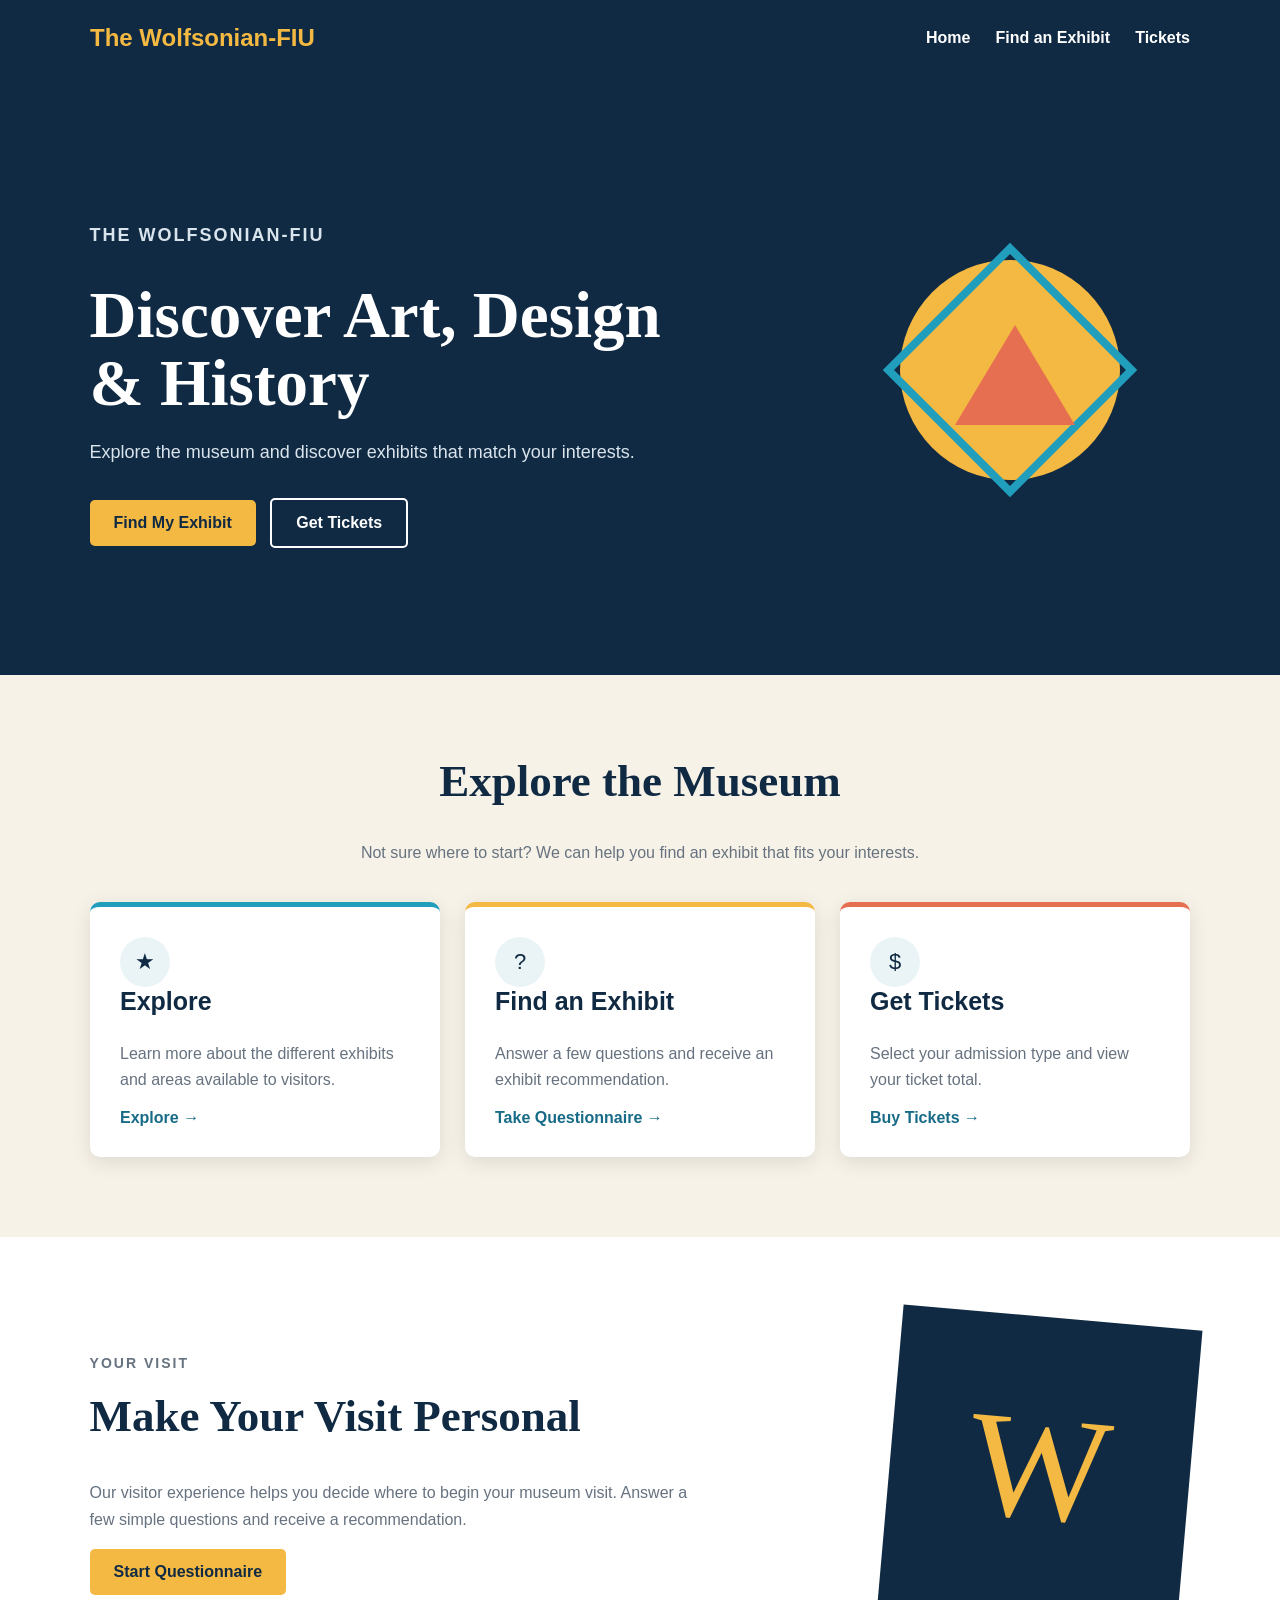
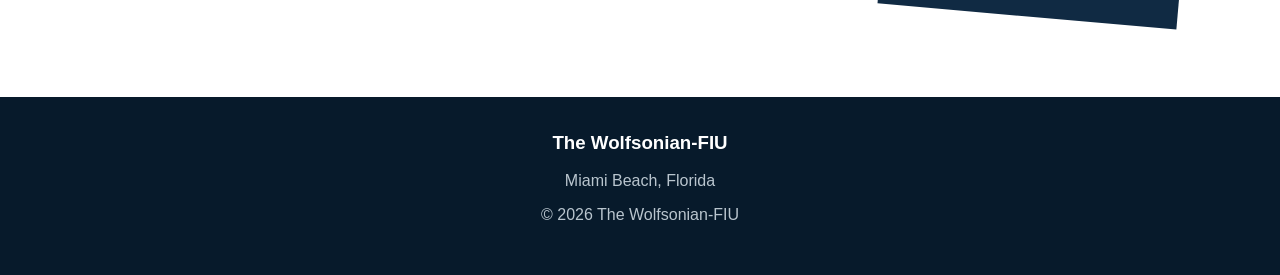
<file: index.html>
<!DOCTYPE html>
<html lang="en">
<head>
    <meta charset="UTF-8">
    <meta name="viewport" content="width=device-width, initial-scale=1.0">

    <title>The Wolfsonian-FIU</title>

    <link rel="stylesheet" href="styles.css">
</head>

<body>

    <!-- Navigation -->
    <header>
        <nav>
            <h2>The Wolfsonian-FIU</h2>

            <ul>
                <li><a href="index.html">Home</a></li>
                <li><a href="questionnaire.html">Find an Exhibit</a></li>
                <li><a href="checkout.html">Tickets</a></li>
            </ul>
        </nav>
    </header>


    <!-- Main Hero -->
    <section class="hero">

        <div class="hero-text">

            <p class="small-title">THE WOLFSONIAN-FIU</p>

            <h1>
                Discover Art,
                Design & History
            </h1>

            <p>
                Explore the museum and discover exhibits
                that match your interests.
            </p>

            <a href="questionnaire.html" class="button">
                Find My Exhibit
            </a>

            <a href="checkout.html" class="button button-outline">
                Get Tickets
            </a>

        </div>

        <div class="hero-design">
            <div class="circle"></div>
            <div class="square"></div>
            <div class="triangle"></div>
        </div>

    </section>


    <!-- Explore Section -->
    <section class="section">

        <h2>Explore the Museum</h2>

        <p class="section-description">
            Not sure where to start? We can help you find
            an exhibit that fits your interests.
        </p>


        <div class="cards">

            <div class="card">
                <div class="card-icon">★</div>

                <h3>Explore</h3>

                <p>
                    Learn more about the different exhibits
                    and areas available to visitors.
                </p>

                <a href="questionnaire.html">
                    Explore →
                </a>
            </div>


            <div class="card">
                <div class="card-icon">?</div>

                <h3>Find an Exhibit</h3>

                <p>
                    Answer a few questions and receive
                    an exhibit recommendation.
                </p>

                <a href="questionnaire.html">
                    Take Questionnaire →
                </a>
            </div>


            <div class="card">
                <div class="card-icon">$</div>

                <h3>Get Tickets</h3>

                <p>
                    Select your admission type and view
                    your ticket total.
                </p>

                <a href="checkout.html">
                    Buy Tickets →
                </a>
            </div>

        </div>

    </section>


    <!-- About Section -->
    <section class="about">

        <div class="about-text">

            <p class="small-title">YOUR VISIT</p>

            <h2>Make Your Visit Personal</h2>

            <p>
                Our visitor experience helps you decide where
                to begin your museum visit. Answer a few simple
                questions and receive a recommendation.
            </p>

            <a href="questionnaire.html" class="button">
                Start Questionnaire
            </a>

        </div>

        <div class="about-box">
            <span>W</span>
        </div>

    </section>


    <!-- Footer -->
    <footer>

        <h3>The Wolfsonian-FIU</h3>

        <p>
            Miami Beach, Florida
        </p>

        <p>
            © 2026 The Wolfsonian-FIU
        </p>

    </footer>


    <script src="main.js"></script>

</body>
</html>
</file>
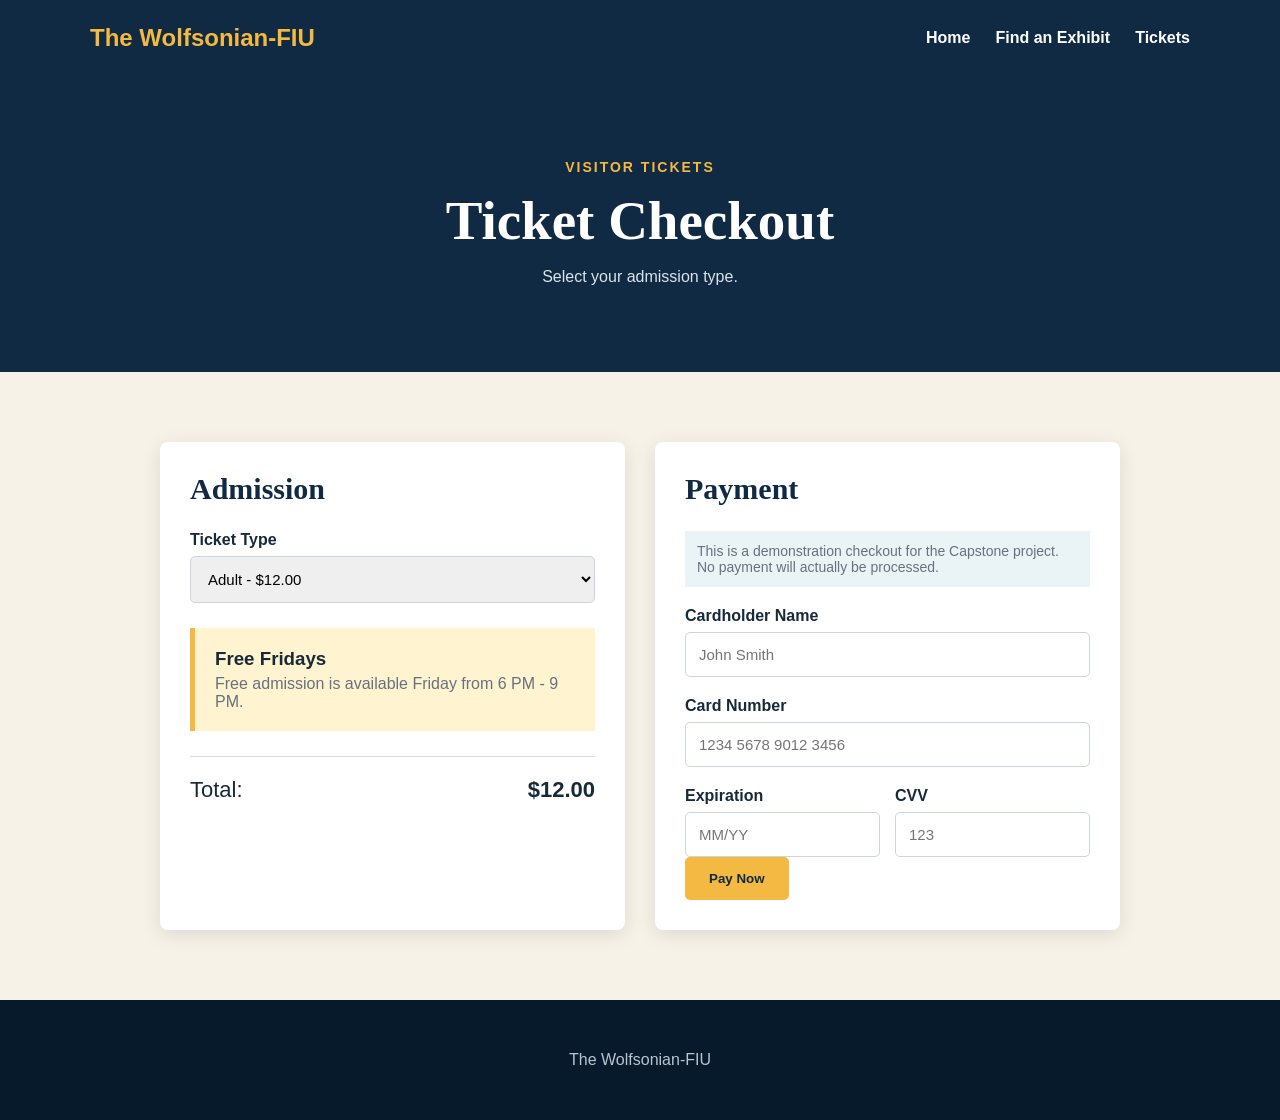
<file: checkout.html>
<!DOCTYPE html>
<html lang="en">

<head>

    <meta charset="UTF-8">
    <meta name="viewport" content="width=device-width, initial-scale=1.0">

    <title>Ticket Checkout</title>

    <link rel="stylesheet" href="styles.css">

</head>

<body>

    <header>

        <nav>

            <h2>The Wolfsonian-FIU</h2>

            <ul>
                <li><a href="index.html">Home</a></li>
                <li>
                    <a href="questionnaire.html">
                        Find an Exhibit
                    </a>
                </li>
                <li><a href="checkout.html">Tickets</a></li>
            </ul>

        </nav>

    </header>


    <section class="page-header">

        <p class="small-title">VISITOR TICKETS</p>

        <h1>Ticket Checkout</h1>

        <p>
            Select your admission type.
        </p>

    </section>


    <main class="checkout">

        <div class="ticket-box">

            <h2>Admission</h2>

            <label for="ticketType">
                Ticket Type
            </label>

            <select id="ticketType">

                <option value="adult">
                    Adult - $12.00
                </option>

                <option value="senior">
                    Senior - $8.00
                </option>

                <option value="student">
                    Student - $8.00
                </option>

                <option value="child">
                    Child - $8.00
                </option>

                <option value="member">
                    Member - Free
                </option>

                <option value="florida">
                    Florida Resident - Free
                </option>

                <option value="military">
                    Military - Free
                </option>

                <option value="friday">
                    Free Friday - Free
                </option>

            </select>


            <div class="free-friday">

                <h3>Free Fridays</h3>

                <p>
                    Free admission is available Friday
                    from 6 PM - 9 PM.
                </p>

            </div>


            <div class="total">

                <span>Total:</span>

                <strong id="totalPrice">
                    $12.00
                </strong>

            </div>

        </div>


        <div class="ticket-box">

            <h2>Payment</h2>

            <p class="demo">
                This is a demonstration checkout for the
                Capstone project. No payment will actually
                be processed.
            </p>


            <form id="paymentForm">

                <label for="name">
                    Cardholder Name
                </label>

                <input
                    type="text"
                    id="name"
                    placeholder="John Smith"
                    required
                >


                <label for="card">
                    Card Number
                </label>

                <input
                    type="text"
                    id="card"
                    placeholder="1234 5678 9012 3456"
                    required
                >


                <div class="two-inputs">

                    <div>

                        <label for="date">
                            Expiration
                        </label>

                        <input
                            type="text"
                            id="date"
                            placeholder="MM/YY"
                            required
                        >

                    </div>


                    <div>

                        <label for="cvv">
                            CVV
                        </label>

                        <input
                            type="text"
                            id="cvv"
                            placeholder="123"
                            required
                        >

                    </div>

                </div>


                <button type="submit" class="button">
                    Pay Now
                </button>

            </form>


            <div
                id="successMessage"
                class="success"
                style="display: none;"
            >

                <div class="success-circle">
                    ✓
                </div>

                <h2>Payment Successful!</h2>

                <p>
                    Your ticket has been purchased successfully.
                </p>

                <a href="recommendation.html" class="button">
                    Continue
                </a>

            </div>

        </div>

    </main>


    <footer>

        <p>The Wolfsonian-FIU</p>

    </footer>


    <script src="main.js"></script>

</body>
</html>
</file>
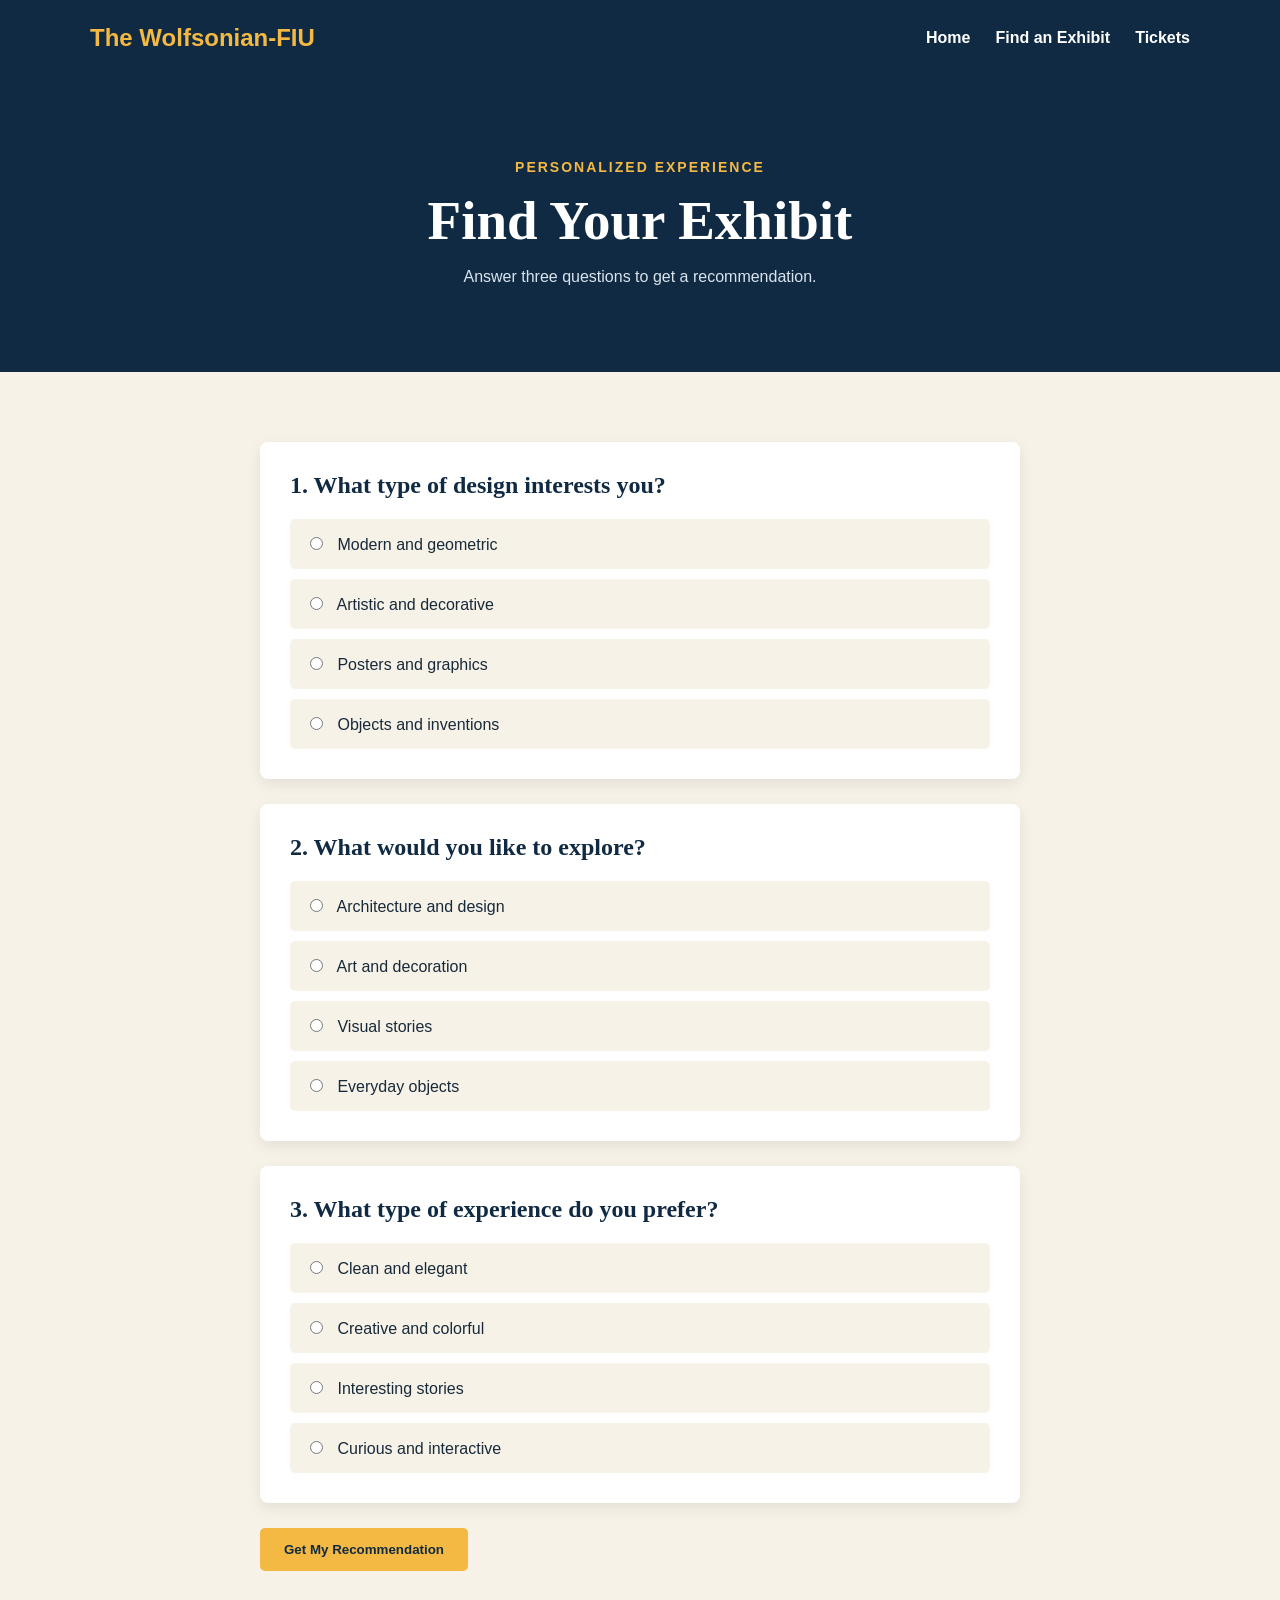
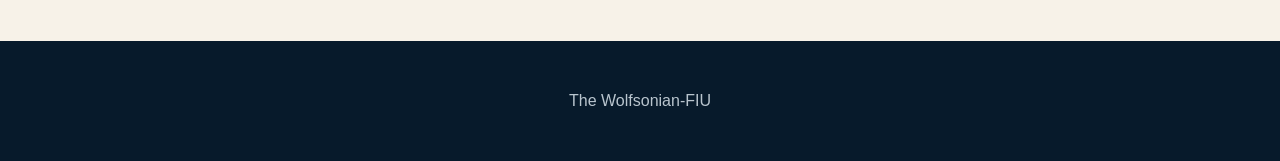
<file: questionnaire.html>
<!DOCTYPE html>
<html lang="en">

<head>

    <meta charset="UTF-8">
    <meta name="viewport" content="width=device-width, initial-scale=1.0">

    <title>Find Your Exhibit</title>

    <link rel="stylesheet" href="styles.css">

</head>

<body>

    <!-- Navigation -->
    <header>
        <nav>

            <h2>The Wolfsonian-FIU</h2>

            <ul>
                <li><a href="index.html">Home</a></li>
                <li>
                    <a href="questionnaire.html">
                        Find an Exhibit
                    </a>
                </li>
                <li><a href="checkout.html">Tickets</a></li>
            </ul>

        </nav>
    </header>


    <!-- Page Header -->
    <section class="page-header">

        <p class="small-title">PERSONALIZED EXPERIENCE</p>

        <h1>Find Your Exhibit</h1>

        <p>
            Answer three questions to get a recommendation.
        </p>

    </section>


    <!-- Questionnaire -->
    <main class="questionnaire">

        <form id="questionnaireForm">


            <!-- Question 1 -->
            <div class="question">

                <h2>1. What type of design interests you?</h2>

                <label>
                    <input
                        type="radio"
                        name="question1"
                        value="modern"
                        required
                    >
                    Modern and geometric
                </label>

                <label>
                    <input
                        type="radio"
                        name="question1"
                        value="art"
                    >
                    Artistic and decorative
                </label>

                <label>
                    <input
                        type="radio"
                        name="question1"
                        value="graphic"
                    >
                    Posters and graphics
                </label>

                <label>
                    <input
                        type="radio"
                        name="question1"
                        value="objects"
                    >
                    Objects and inventions
                </label>

            </div>


            <!-- Question 2 -->
            <div class="question">

                <h2>2. What would you like to explore?</h2>

                <label>
                    <input
                        type="radio"
                        name="question2"
                        value="modern"
                        required
                    >
                    Architecture and design
                </label>

                <label>
                    <input
                        type="radio"
                        name="question2"
                        value="art"
                    >
                    Art and decoration
                </label>

                <label>
                    <input
                        type="radio"
                        name="question2"
                        value="graphic"
                    >
                    Visual stories
                </label>

                <label>
                    <input
                        type="radio"
                        name="question2"
                        value="objects"
                    >
                    Everyday objects
                </label>

            </div>


            <!-- Question 3 -->
            <div class="question">

                <h2>3. What type of experience do you prefer?</h2>

                <label>
                    <input
                        type="radio"
                        name="question3"
                        value="modern"
                        required
                    >
                    Clean and elegant
                </label>

                <label>
                    <input
                        type="radio"
                        name="question3"
                        value="art"
                    >
                    Creative and colorful
                </label>

                <label>
                    <input
                        type="radio"
                        name="question3"
                        value="graphic"
                    >
                    Interesting stories
                </label>

                <label>
                    <input
                        type="radio"
                        name="question3"
                        value="objects"
                    >
                    Curious and interactive
                </label>

            </div>


            <button type="submit" class="button">
                Get My Recommendation
            </button>

        </form>

    </main>


    <footer>

        <p>The Wolfsonian-FIU</p>

    </footer>


    <script src="main.js"></script>

</body>
</html>
</file>
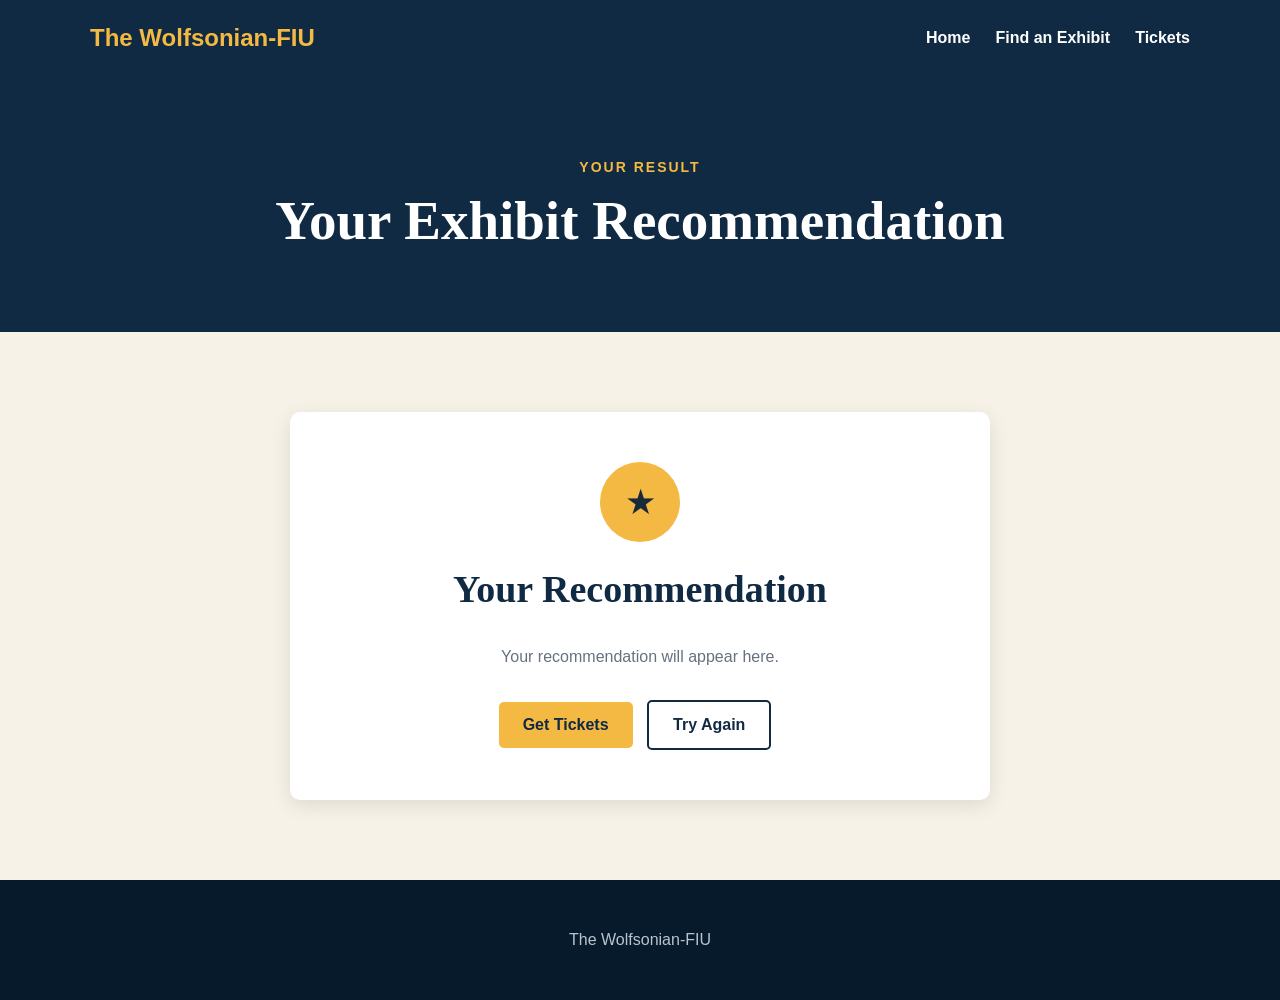
<file: recommendation.html>
<!DOCTYPE html>
<html lang="en">

<head>

    <meta charset="UTF-8">
    <meta name="viewport" content="width=device-width, initial-scale=1.0">

    <title>Your Recommendation</title>

    <link rel="stylesheet" href="styles.css">

</head>

<body>

    <header>

        <nav>

            <h2>The Wolfsonian-FIU</h2>

            <ul>
                <li><a href="index.html">Home</a></li>
                <li>
                    <a href="questionnaire.html">
                        Find an Exhibit
                    </a>
                </li>
                <li><a href="checkout.html">Tickets</a></li>
            </ul>

        </nav>

    </header>


    <section class="page-header">

        <p class="small-title">YOUR RESULT</p>

        <h1>Your Exhibit Recommendation</h1>

    </section>


    <main class="recommendation">

        <div class="recommendation-box">

            <div class="recommendation-symbol" id="recommendationSymbol">
                ★
            </div>

            <h2 id="recommendationTitle">
                Your Recommendation
            </h2>

            <p id="recommendationText">
                Your recommendation will appear here.
            </p>

            <div class="recommendation-buttons">

                <a href="checkout.html" class="button">
                    Get Tickets
                </a>

                <a
                    href="questionnaire.html"
                    class="button button-outline-dark"
                >
                    Try Again
                </a>

            </div>

        </div>

    </main>


    <footer>

        <p>The Wolfsonian-FIU</p>

    </footer>


    <script src="main.js"></script>

</body>
</html>
</file>
<file: styles.css>
/* =========================
   GENERAL
========================= */

* {
    box-sizing: border-box;
}

body {
    margin: 0;
    font-family: Arial, sans-serif;
    background-color: #f7f2e8;
    color: #172a3a;
}

a {
    text-decoration: none;
}

h1,
h2,
h3 {
    margin-top: 0;
}

.container {
    width: 90%;
    max-width: 1100px;
    margin: auto;
}


/* =========================
   HEADER
========================= */

header {
    background-color: #102a43;
    color: white;
}

nav {
    width: 90%;
    max-width: 1100px;

    margin: auto;

    min-height: 75px;

    display: flex;
    align-items: center;
    justify-content: space-between;
}

nav h2 {
    margin: 0;
    color: #f4b942;
}

nav ul {
    list-style: none;

    display: flex;

    gap: 25px;

    margin: 0;
    padding: 0;
}

nav a {
    color: white;

    font-weight: bold;
}

nav a:hover {
    color: #f4b942;
}


/* =========================
   HERO
========================= */

.hero {
    min-height: 600px;

    padding: 80px 7%;

    display: flex;
    align-items: center;
    justify-content: space-between;

    gap: 50px;

    background-color: #102a43;

    color: white;
}

.hero-text {
    max-width: 600px;
}

.small-title {
    color: #f4b942;

    font-size: 14px;

    font-weight: bold;

    letter-spacing: 2px;
}

.hero h1 {
    font-family: Georgia, serif;

    font-size: 65px;

    line-height: 1.05;

    margin: 20px 0;
}

.hero p {
    font-size: 18px;

    line-height: 1.7;

    color: #d9e4ec;

    margin-bottom: 30px;
}


/* =========================
   BUTTONS
========================= */

.button {
    display: inline-block;

    padding: 14px 24px;

    background-color: #f4b942;

    color: #102a43;

    border-radius: 5px;

    font-weight: bold;

    border: none;

    cursor: pointer;

    margin-right: 10px;
}

.button:hover {
    background-color: #e7a927;
}

.button-outline {
    background-color: transparent;

    color: white;

    border: 2px solid white;
}

.button-outline:hover {
    background-color: white;

    color: #102a43;
}

.button-outline-dark {
    background-color: white;

    color: #102a43;

    border: 2px solid #102a43;
}


/* =========================
   HERO DESIGN
========================= */

.hero-design {
    position: relative;

    width: 350px;
    height: 350px;
}

.circle {
    position: absolute;

    width: 220px;
    height: 220px;

    background-color: #f4b942;

    border-radius: 50%;

    top: 60px;
    left: 60px;
}

.square {
    position: absolute;

    width: 180px;
    height: 180px;

    border: 8px solid #219ebc;

    transform: rotate(45deg);

    top: 80px;
    left: 80px;
}

.triangle {
    position: absolute;

    width: 0;
    height: 0;

    border-left: 60px solid transparent;
    border-right: 60px solid transparent;
    border-bottom: 100px solid #e76f51;

    top: 125px;
    left: 115px;
}


/* =========================
   SECTIONS
========================= */

.section {
    padding: 80px 7%;

    text-align: center;
}

.section h2 {
    font-family: Georgia, serif;

    font-size: 45px;

    color: #102a43;
}

.section-description {
    max-width: 600px;

    margin: 0 auto 40px;

    color: #66727f;
}


/* =========================
   CARDS
========================= */

.cards {
    max-width: 1100px;

    margin: auto;

    display: grid;

    grid-template-columns:
        repeat(3, 1fr);

    gap: 25px;
}

.card {
    padding: 30px;

    background-color: white;

    border-radius: 10px;

    text-align: left;

    box-shadow:
        0 5px 20px rgba(0, 0, 0, 0.1);

    border-top: 5px solid #219ebc;
}

.card:nth-child(2) {
    border-color: #f4b942;
}

.card:nth-child(3) {
    border-color: #e76f51;
}

.card-icon {
    width: 50px;
    height: 50px;

    display: flex;
    align-items: center;
    justify-content: center;

    background-color: #eaf4f6;

    border-radius: 50%;

    font-size: 22px;

    color: #102a43;
}

.card h3 {
    font-size: 25px;

    color: #102a43;
}

.card p {
    color: #66727f;

    line-height: 1.6;
}

.card a {
    color: #176b87;

    font-weight: bold;
}


/* =========================
   ABOUT
========================= */

.about {
    padding: 80px 7%;

    display: flex;

    justify-content: space-between;

    align-items: center;

    gap: 50px;

    background-color: white;
}

.about-text {
    max-width: 600px;
}

.about h2 {
    font-family: Georgia, serif;

    font-size: 45px;

    color: #102a43;
}

.about p {
    color: #66727f;

    line-height: 1.7;
}

.about-box {
    width: 300px;
    height: 300px;

    background-color: #102a43;

    display: flex;

    align-items: center;
    justify-content: center;

    transform: rotate(5deg);
}

.about-box span {
    color: #f4b942;

    font-family: Georgia, serif;

    font-size: 150px;
}


/* =========================
   PAGE HEADER
========================= */

.page-header {
    padding: 70px 7%;

    background-color: #102a43;

    color: white;

    text-align: center;
}

.page-header h1 {
    font-family: Georgia, serif;

    font-size: 55px;

    margin: 10px 0;
}

.page-header p:last-child {
    color: #d9e4ec;
}


/* =========================
   QUESTIONNAIRE
========================= */

.questionnaire {
    max-width: 800px;

    margin: auto;

    padding: 70px 20px;
}

.question {
    background-color: white;

    padding: 30px;

    margin-bottom: 25px;

    border-radius: 8px;

    box-shadow:
        0 5px 15px rgba(0, 0, 0, 0.08);
}

.question h2 {
    color: #102a43;

    font-family: Georgia, serif;
}

.question label {
    display: block;

    padding: 15px;

    margin-top: 10px;

    background-color: #f7f2e8;

    border-radius: 5px;

    cursor: pointer;
}

.question label:hover {
    background-color: #e5f3f6;
}

.question input {
    margin-right: 10px;
}


/* =========================
   RECOMMENDATION
========================= */

.recommendation {
    padding: 80px 20px;

    min-height: 500px;
}

.recommendation-box {
    max-width: 700px;

    margin: auto;

    padding: 50px;

    background-color: white;

    text-align: center;

    border-radius: 10px;

    box-shadow:
        0 5px 20px rgba(0, 0, 0, 0.1);
}

.recommendation-symbol {
    width: 80px;
    height: 80px;

    margin: 0 auto 25px;

    display: flex;

    align-items: center;
    justify-content: center;

    background-color: #f4b942;

    border-radius: 50%;

    font-size: 35px;
}

.recommendation-box h2 {
    font-family: Georgia, serif;

    font-size: 38px;

    color: #102a43;
}

.recommendation-box p {
    color: #66727f;

    line-height: 1.7;

    margin-bottom: 30px;
}


/* =========================
   CHECKOUT
========================= */

.checkout {
    max-width: 1000px;

    margin: auto;

    padding: 70px 20px;

    display: grid;

    grid-template-columns: 1fr 1fr;

    gap: 30px;
}

.ticket-box {
    background-color: white;

    padding: 30px;

    border-radius: 8px;

    box-shadow:
        0 5px 20px rgba(0, 0, 0, 0.1);
}

.ticket-box h2 {
    color: #102a43;

    font-family: Georgia, serif;

    font-size: 30px;
}

.ticket-box label {
    display: block;

    margin-top: 20px;
    margin-bottom: 7px;

    font-weight: bold;
}

.ticket-box input,
.ticket-box select {
    width: 100%;

    padding: 13px;

    border: 1px solid #ccd5db;

    border-radius: 5px;

    font-size: 15px;
}

.free-friday {
    margin-top: 25px;

    padding: 20px;

    background-color: #fff4cf;

    border-left: 5px solid #f4b942;
}

.free-friday h3 {
    margin-bottom: 5px;
}

.free-friday p {
    margin: 0;

    color: #66727f;
}

.total {
    margin-top: 25px;

    padding-top: 20px;

    border-top: 1px solid #ddd;

    display: flex;

    justify-content: space-between;

    font-size: 22px;
}

.demo {
    padding: 12px;

    background-color: #eaf4f6;

    color: #66727f;

    font-size: 14px;
}

.two-inputs {
    display: grid;

    grid-template-columns: 1fr 1fr;

    gap: 15px;
}

.success {
    text-align: center;

    padding: 30px 0;
}

.success-circle {
    width: 70px;
    height: 70px;

    margin: auto;

    display: flex;

    align-items: center;
    justify-content: center;

    background-color: #d9f2df;

    color: green;

    border-radius: 50%;

    font-size: 35px;
}


/* =========================
   FOOTER
========================= */

footer {
    padding: 35px;

    background-color: #071a2b;

    color: white;

    text-align: center;
}

footer p {
    color: #b9c5ce;
}


/* =========================
   MOBILE
========================= */

@media (max-width: 750px) {

    nav {
        flex-direction: column;

        padding: 20px 0;

        gap: 15px;
    }

    nav ul {
        gap: 15px;

        flex-wrap: wrap;

        justify-content: center;
    }

    .hero {
        flex-direction: column;

        text-align: center;

        padding: 60px 7%;
    }

    .hero h1 {
        font-size: 45px;
    }

    .hero-design {
        width: 280px;
        height: 280px;
    }

    .cards {
        grid-template-columns: 1fr;
    }

    .about {
        flex-direction: column;

        text-align: center;
    }

    .checkout {
        grid-template-columns: 1fr;
    }

    .page-header h1 {
        font-size: 40px;
    }

}
</file>
